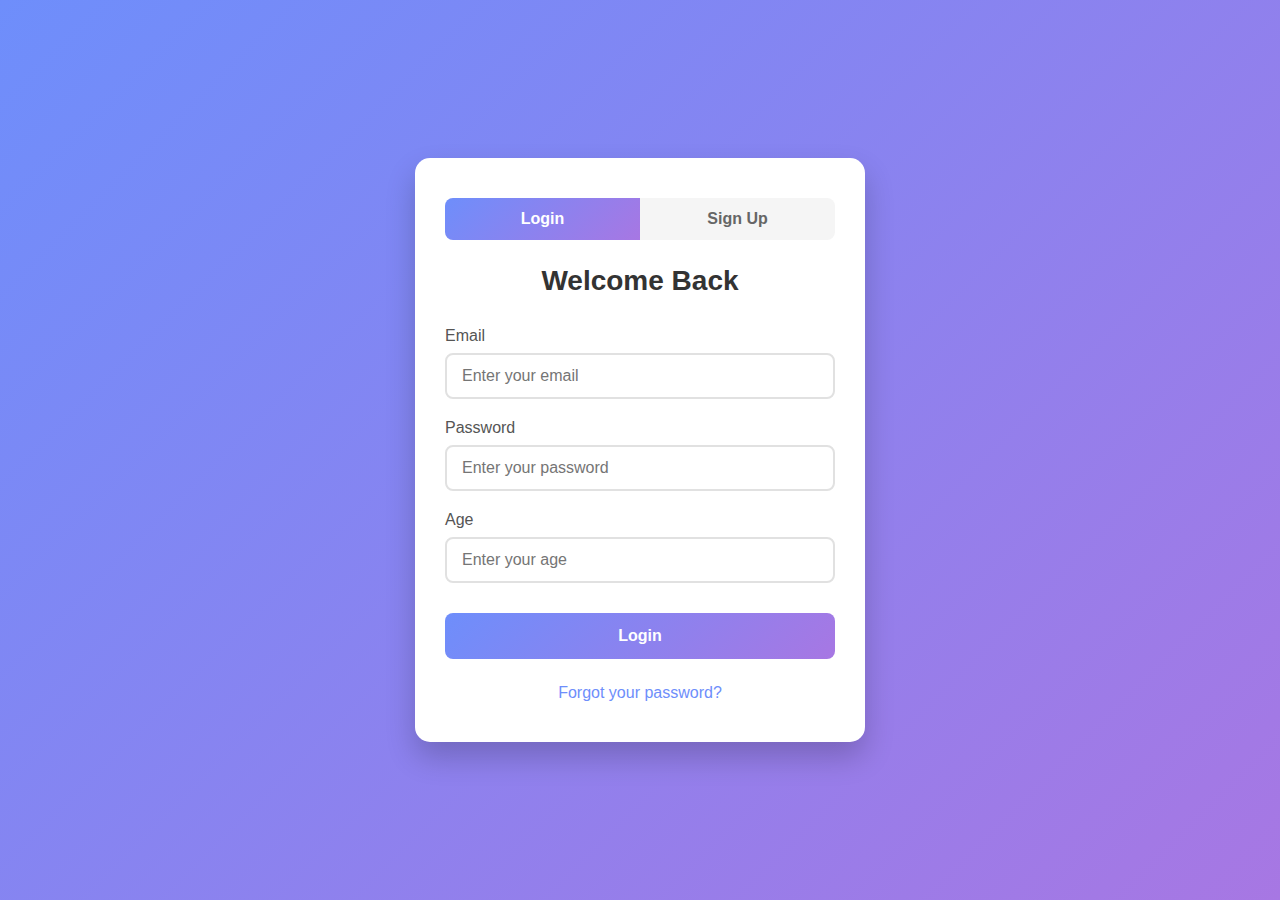
<file: safeconnect-frontend/index.html>
<!DOCTYPE html>
<html lang="en">
<head>
    <meta charset="UTF-8">
    <meta name="viewport" content="width=device-width, initial-scale=1.0">
    <title>Secure Login & Signup</title>
    <link rel="stylesheet" href="styles.css">
    <link rel="stylesheet" href="https://cdnjs.cloudflare.com/ajax/libs/font-awesome/6.4.0/css/all.min.css">
</head>
<body>
    <div class="container" id="auth-container">
        <div class="form-container">
            <div class="toggle-container">
                <div class="toggle-btn active" id="login-toggle">Login</div>
                <div class="toggle-btn" id="signup-toggle">Sign Up</div>
            </div>
            
            <!-- Login Form -->
            <form id="login-form" class="form active">
                <h2 class="form-title">Welcome Back</h2>
                
                <div class="form-group">
                    <label for="login-email">Email</label>
                    <input type="email" id="login-email" placeholder="Enter your email" required>
                </div>
                
                <div class="form-group">
                    <label for="login-password">Password</label>
                    <input type="password" id="login-password" placeholder="Enter your password" required>
                </div>
                
                <div class="form-group">
                    <label for="login-age">Age</label>
                    <input type="number" id="login-age" placeholder="Enter your age" min="1" max="120" required>
                    <div class="age-warning" id="login-age-warning">You must be 18 or older to register without guardian consent.</div>
                </div>
                
                <div class="guardian-info" id="login-guardian-info">
                    <h4>Guardian Information</h4>
                    <div class="form-group">
                        <label for="login-guardian-name">Guardian Name</label>
                        <input type="text" id="login-guardian-name" placeholder="Enter guardian's full name">
                    </div>
                    <div class="form-group">
                        <label for="login-guardian-phone">Guardian Phone</label>
                        <input type="tel" id="login-guardian-phone" placeholder="Enter guardian's phone number">
                    </div>
                </div>
                
                <button type="submit" class="submit-btn">Login</button>
                
                <div class="success-message" id="login-success">
                    Login successful! Redirecting...
                </div>
                
                <div class="form-footer">
                    <a href="#" class="forgot-password">Forgot your password?</a>
                </div>
            </form>
            
            <!-- Signup Form -->
            <form id="signup-form" class="form">
                <h2 class="form-title">Create Account</h2>
                
                <div class="form-group">
                    <label for="signup-name">Full Name</label>
                    <input type="text" id="signup-name" placeholder="Enter your full name" required>
                </div>
                
                <div class="form-group">
                    <label for="signup-email">Email</label>
                    <input type="email" id="signup-email" placeholder="Enter your email" required>
                </div>
                
                <div class="form-group">
                    <label for="signup-password">Password</label>
                    <input type="password" id="signup-password" placeholder="Create a password" required>
                </div>
                
                <div class="form-group">
                    <label for="signup-age">Age</label>
                    <input type="number" id="signup-age" placeholder="Enter your age" min="1" max="120" required>
                    <div class="age-warning" id="signup-age-warning">You must be 18 or older to register without guardian consent.</div>
                </div>
                
                <div class="guardian-info" id="signup-guardian-info">
                    <h4>Guardian Information</h4>
                    <div class="form-group">
                        <label for="signup-guardian-name">Guardian Name</label>
                        <input type="text" id="signup-guardian-name" placeholder="Enter guardian's full name">
                    </div>
                    <div class="form-group">
                        <label for="signup-guardian-phone">Guardian Phone</label>
                        <input type="tel" id="signup-guardian-phone" placeholder="Enter guardian's phone number">
                    </div>
                </div>
                
                <button type="submit" class="submit-btn">Create Account</button>
                
                <div class="success-message" id="signup-success">
                    Account created successfully! Welcome aboard!
                </div>
                
                <div class="form-footer">
                    <p>By creating an account, you agree to our <a href="#">Terms of Service</a></p>
                </div>
            </form>
        </div>
    </div>

    <script src="scripts.js"></script>
</body>
</html>
</file>
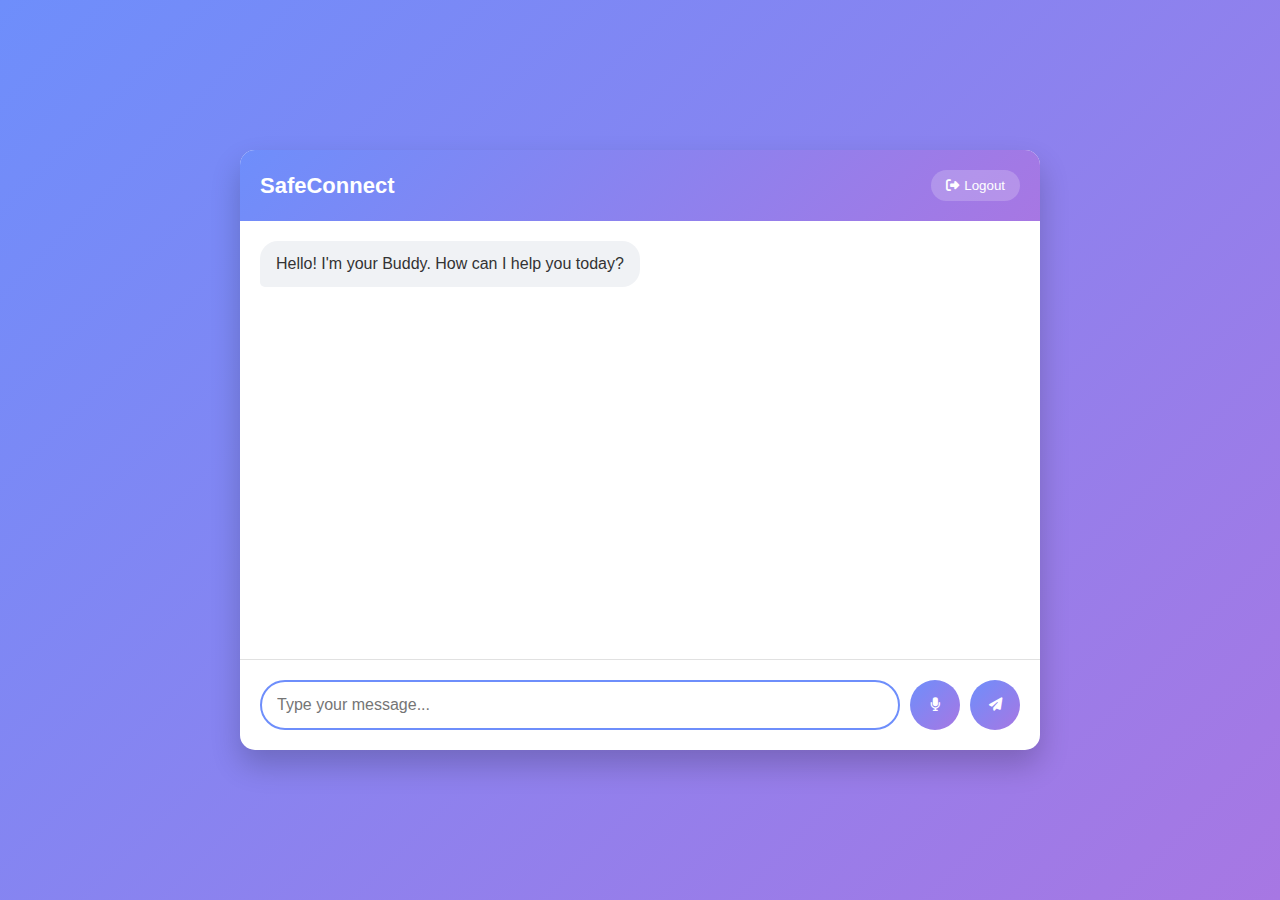
<file: safeconnect-frontend/chatbot.html>
<!DOCTYPE html>
<html lang="en">
<head>
    <meta charset="UTF-8">
    <meta name="viewport" content="width=device-width, initial-scale=1.0">
    <title>SafeConnect - Chatbot</title>
    <link rel="stylesheet" href="chatbot.css">
    <link rel="stylesheet" href="https://cdnjs.cloudflare.com/ajax/libs/font-awesome/6.4.0/css/all.min.css">
</head>
<body>
    <div class="chatbot-container">
        <div class="chatbot-header">
            <div class="chatbot-title">
                <h2>SafeConnect</h2>
            </div>
            <button class="logout-btn" id="logout-btn">
                <i class="fas fa-sign-out-alt"></i> Logout
            </button>
        </div>
        
        <div class="chatbot-body" id="chat-messages">
            <div class="message bot-message">
                Hello! I'm your Buddy. How can I help you today?
            </div>
        </div>
        
        <div class="typing-indicator" id="typing-indicator">
            Buddy is typing...
        </div>
        
        <div class="chatbot-footer">
            <input type="text" class="message-input" id="message-input" placeholder="Type your message...">
            <button class="voice-btn" id="voice-btn">
                <i class="fas fa-microphone"></i>
            </button>
            <button class="send-btn" id="send-btn">
                <i class="fas fa-paper-plane"></i>
            </button>
        </div>
    </div>

    <script src="chatbot.js"></script>
</body>
</html>
</file>
<file: safeconnect-frontend/styles.css>
* {
    margin: 0;
    padding: 0;
    box-sizing: border-box;
    font-family: 'Segoe UI', Tahoma, Geneva, Verdana, sans-serif;
}

body {
    background: linear-gradient(135deg, #6e8efb, #a777e3);
    display: flex;
    justify-content: center;
    align-items: center;
    min-height: 100vh;
    padding: 20px;
}

.container {
    background-color: white;
    border-radius: 15px;
    box-shadow: 0 15px 30px rgba(0, 0, 0, 0.2);
    width: 100%;
    max-width: 450px;
    overflow: hidden;
    position: relative;
}

.form-container {
    padding: 40px 30px;
    position: relative;
}

.form {
    display: none;
    animation: fadeIn 0.5s ease-in-out;
}

.form.active {
    display: block;
}

@keyframes fadeIn {
    from {
        opacity: 0;
        transform: translateY(10px);
    }
    to {
        opacity: 1;
        transform: translateY(0);
    }
}

.form-title {
    text-align: center;
    margin-bottom: 30px;
    color: #333;
    font-size: 28px;
    font-weight: 600;
}

.form-group {
    margin-bottom: 20px;
    position: relative;
}

.form-group label {
    display: block;
    margin-bottom: 8px;
    color: #555;
    font-weight: 500;
}

.form-group input {
    width: 100%;
    padding: 12px 15px;
    border: 2px solid #e1e1e1;
    border-radius: 8px;
    font-size: 16px;
    transition: all 0.3s;
}

.form-group input:focus {
    border-color: #6e8efb;
    outline: none;
    box-shadow: 0 0 0 3px rgba(110, 142, 251, 0.2);
}

.form-group input.error {
    border-color: #ff6b6b;
}

.toggle-container {
    display: flex;
    background-color: #f5f5f5;
    border-radius: 8px;
    margin-bottom: 25px;
    overflow: hidden;
}

.toggle-btn {
    flex: 1;
    padding: 12px;
    text-align: center;
    cursor: pointer;
    font-weight: 600;
    transition: all 0.3s;
    color: #666;
}

.toggle-btn.active {
    background: linear-gradient(135deg, #6e8efb, #a777e3);
    color: white;
}

.submit-btn {
    width: 100%;
    padding: 14px;
    background: linear-gradient(135deg, #6e8efb, #a777e3);
    border: none;
    border-radius: 8px;
    color: white;
    font-size: 16px;
    font-weight: 600;
    cursor: pointer;
    transition: all 0.3s;
    margin-top: 10px;
}

.submit-btn:hover {
    transform: translateY(-2px);
    box-shadow: 0 5px 15px rgba(110, 142, 251, 0.4);
}

.submit-btn:active {
    transform: translateY(0);
}

.guardian-info {
    background-color: #f9f9ff;
    border-radius: 8px;
    padding: 15px;
    margin-top: 15px;
    border-left: 4px solid #6e8efb;
    display: none;
}

.guardian-info.active {
    display: block;
    animation: slideDown 0.3s ease-out;
}

@keyframes slideDown {
    from {
        opacity: 0;
        transform: translateY(-10px);
    }
    to {
        opacity: 1;
        transform: translateY(0);
    }
}

.guardian-info h4 {
    margin-bottom: 10px;
    color: #555;
}

.form-footer {
    text-align: center;
    margin-top: 25px;
    color: #777;
}

.form-footer a {
    color: #6e8efb;
    text-decoration: none;
    font-weight: 500;
}

.form-footer a:hover {
    text-decoration: underline;
}

.age-warning {
    color: #ff6b6b;
    font-size: 14px;
    margin-top: 5px;
    display: none;
}

.age-warning.active {
    display: block;
}

.success-message {
    background-color: #d4edda;
    color: #155724;
    padding: 12px;
    border-radius: 8px;
    margin-top: 15px;
    text-align: center;
    display: none;
}

.success-message.active {
    display: block;
    animation: fadeIn 0.5s ease-in-out;
}

.forgot-password {
    display: block;
    text-align: center;
    margin-top: 15px;
}

@media (max-width: 480px) {
    .container {
        max-width: 100%;
    }
    
    .form-container {
        padding: 30px 20px;
    }
    
    .form-title {
        font-size: 24px;
    }
}
</file>
<file: safeconnect-frontend/chatbot.css>
* {
    margin: 0;
    padding: 0;
    box-sizing: border-box;
    font-family: 'Segoe UI', Tahoma, Geneva, Verdana, sans-serif;
}

body {
    background: linear-gradient(135deg, #6e8efb, #a777e3);
    display: flex;
    justify-content: center;
    align-items: center;
    min-height: 100vh;
    padding: 20px;
}

.chatbot-container {
    background-color: white;
    border-radius: 15px;
    box-shadow: 0 15px 30px rgba(0, 0, 0, 0.2);
    width: 100%;
    max-width: 800px;
    height: 600px;
    display: flex;
    flex-direction: column;
    overflow: hidden;
}

.chatbot-header {
    background: linear-gradient(135deg, #6e8efb, #a777e3);
    color: white;
    padding: 20px;
    display: flex;
    align-items: center;
    justify-content: space-between;
}

.chatbot-title {
    display: flex;
    align-items: center;
    gap: 10px;
}

.chatbot-title i {
    font-size: 24px;
}

.chatbot-title h2 {
    font-size: 22px;
    font-weight: 600;
}

.logout-btn {
    background: rgba(255, 255, 255, 0.2);
    border: none;
    color: white;
    padding: 8px 15px;
    border-radius: 20px;
    cursor: pointer;
    font-weight: 500;
    transition: all 0.3s;
    display: flex;
    align-items: center;
    gap: 5px;
}

.logout-btn:hover {
    background: rgba(255, 255, 255, 0.3);
}

.chatbot-body {
    flex: 1;
    padding: 20px;
    overflow-y: auto;
    display: flex;
    flex-direction: column;
    gap: 15px;
}

.message {
    max-width: 80%;
    padding: 12px 16px;
    border-radius: 18px;
    line-height: 1.4;
    position: relative;
    animation: messageAppear 0.3s ease-out;
}

@keyframes messageAppear {
    from {
        opacity: 0;
        transform: translateY(10px);
    }
    to {
        opacity: 1;
        transform: translateY(0);
    }
}

.user-message {
    align-self: flex-end;
    background: linear-gradient(135deg, #6e8efb, #a777e3);
    color: white;
    border-bottom-right-radius: 5px;
}

.bot-message {
    align-self: flex-start;
    background: #f0f2f5;
    color: #333;
    border-bottom-left-radius: 5px;
}

.chatbot-footer {
    padding: 20px;
    border-top: 1px solid #e1e1e1;
    display: flex;
    gap: 10px;
}

.message-input {
    flex: 1;
    padding: 12px 15px;
    border: 2px solid #e1e1e1;
    border-radius: 25px;
    font-size: 16px;
    outline: none;
    transition: all 0.3s;
}

.message-input:focus {
    border-color: #6e8efb;
}

.voice-btn, .send-btn {
    width: 50px;
    height: 50px;
    border-radius: 50%;
    border: none;
    background: linear-gradient(135deg, #6e8efb, #a777e3);
    color: white;
    cursor: pointer;
    display: flex;
    align-items: center;
    justify-content: center;
    transition: all 0.3s;
}

.voice-btn:hover, .send-btn:hover {
    transform: scale(1.05);
    box-shadow: 0 5px 15px rgba(110, 142, 251, 0.4);
}

.voice-btn.listening {
    background: linear-gradient(135deg, #ff6b6b, #ff8e8e);
    animation: pulse 1.5s infinite;
}

@keyframes pulse {
    0% {
        box-shadow: 0 0 0 0 rgba(255, 107, 107, 0.7);
    }
    70% {
        box-shadow: 0 0 0 10px rgba(255, 107, 107, 0);
    }
    100% {
        box-shadow: 0 0 0 0 rgba(255, 107, 107, 0);
    }
}

.typing-indicator {
    display: none;
    align-self: flex-start;
    background: #f0f2f5;
    padding: 12px 16px;
    border-radius: 18px;
    border-bottom-left-radius: 5px;
    color: #666;
    font-style: italic;
    margin: 0 20px;
}

.typing-indicator.active {
    display: block;
}

@media (max-width: 480px) {
    .chatbot-container {
        height: 100vh;
        border-radius: 0;
    }
    
    .message {
        max-width: 90%;
    }
}
/* Add to your existing chatbot.css */

.risk-indicator {
    align-self: flex-start;
    margin: 10px 0;
    animation: messageAppear 0.3s ease-out;
}

.risk-indicator div {
    display: inline-flex;
    align-items: center;
    gap: 8px;
    font-weight: 600;
    box-shadow: 0 2px 8px rgba(0, 0, 0, 0.2);
}

.risk-indicator i {
    font-size: 14px;
}

/* Emergency alert style */
.emergency-alert {
    background: linear-gradient(135deg, #ff6b6b, #c44569) !important;
    animation: emergencyPulse 2s infinite;
}

@keyframes emergencyPulse {
    0% {
        box-shadow: 0 0 0 0 rgba(255, 107, 107, 0.7);
    }
    70% {
        box-shadow: 0 0 0 15px rgba(255, 107, 107, 0);
    }
    100% {
        box-shadow: 0 0 0 0 rgba(255, 107, 107, 0);
    }
}
</file>
